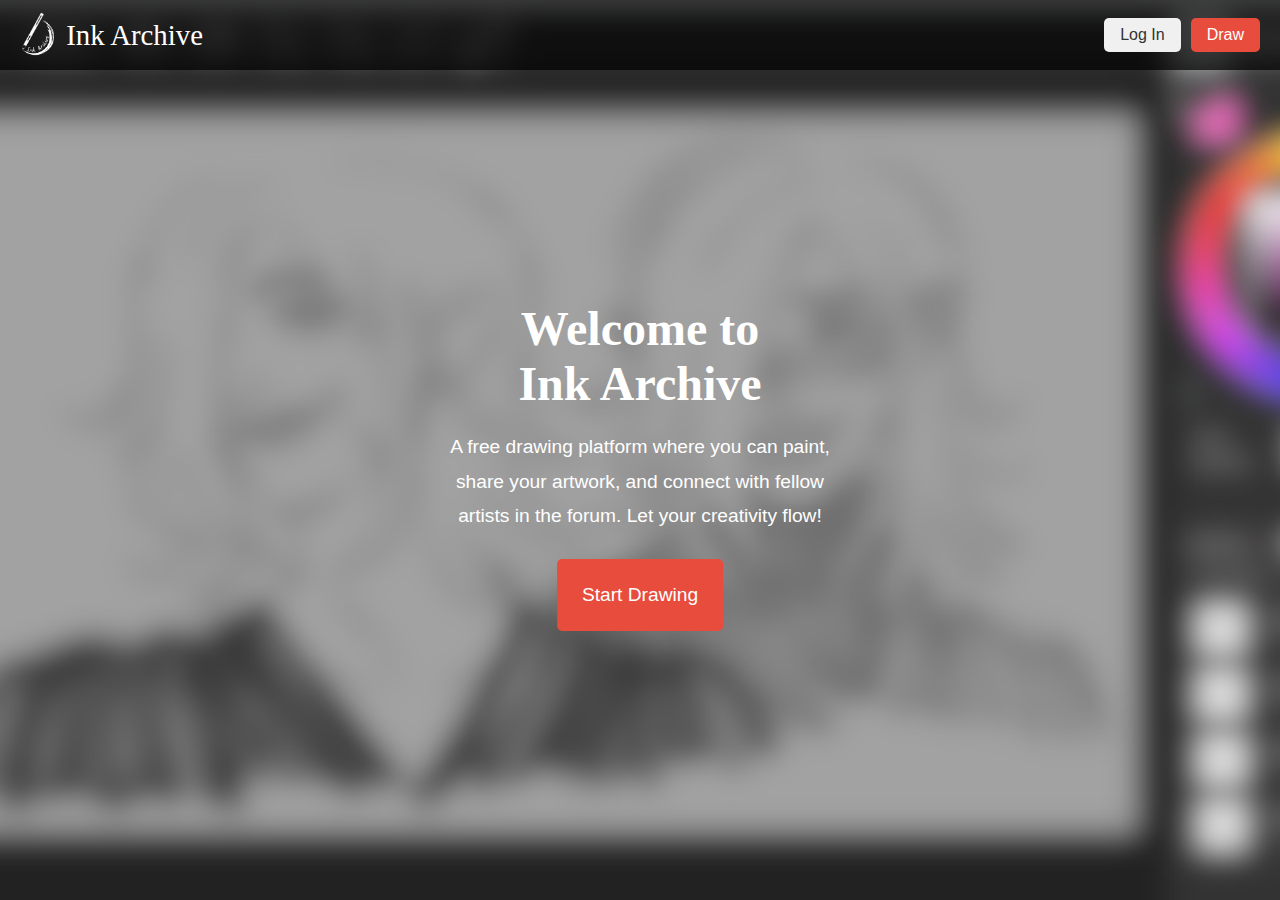
<file: index.html>
<!DOCTYPE html>
<html lang="en">
<head>
    <meta charset="UTF-8">
    <meta name="viewport" content="width=device-width, initial-scale=1.0">
    <title>Ink Archive</title>
    <link rel="stylesheet" href="styles/index.css">
</head>
<body>
    <div class="background" style="background: url('images/Startup\ page.png') no-repeat center center / cover;"></div>
    
    <header class="navbar">
        <div class="logo-container">
            <img src="images/logo.png" alt="Logo" class="logo">
            <span class="brand-name">Ink Archive</span>
        </div>
        <div class="nav-buttons">
            <button class="login-button">Log In</button>
            <button class="draw-button" onclick="startDrawing()">Draw</button>
        </div>
    </header>
    
    <main class="content">
        <div class="welcome-container">
            <h1>Welcome to <br>Ink Archive</h1>
            <p>A free drawing platform where you can paint, <br>share your artwork, and connect with fellow<br> artists in the forum. Let your creativity flow!</p>
            <button class="start-button" onclick="startDrawing()">Start Drawing</button>
        </div>
    </main>    
    
    <script src="scripts/index.js"></script>
</body>
</html>
</file>
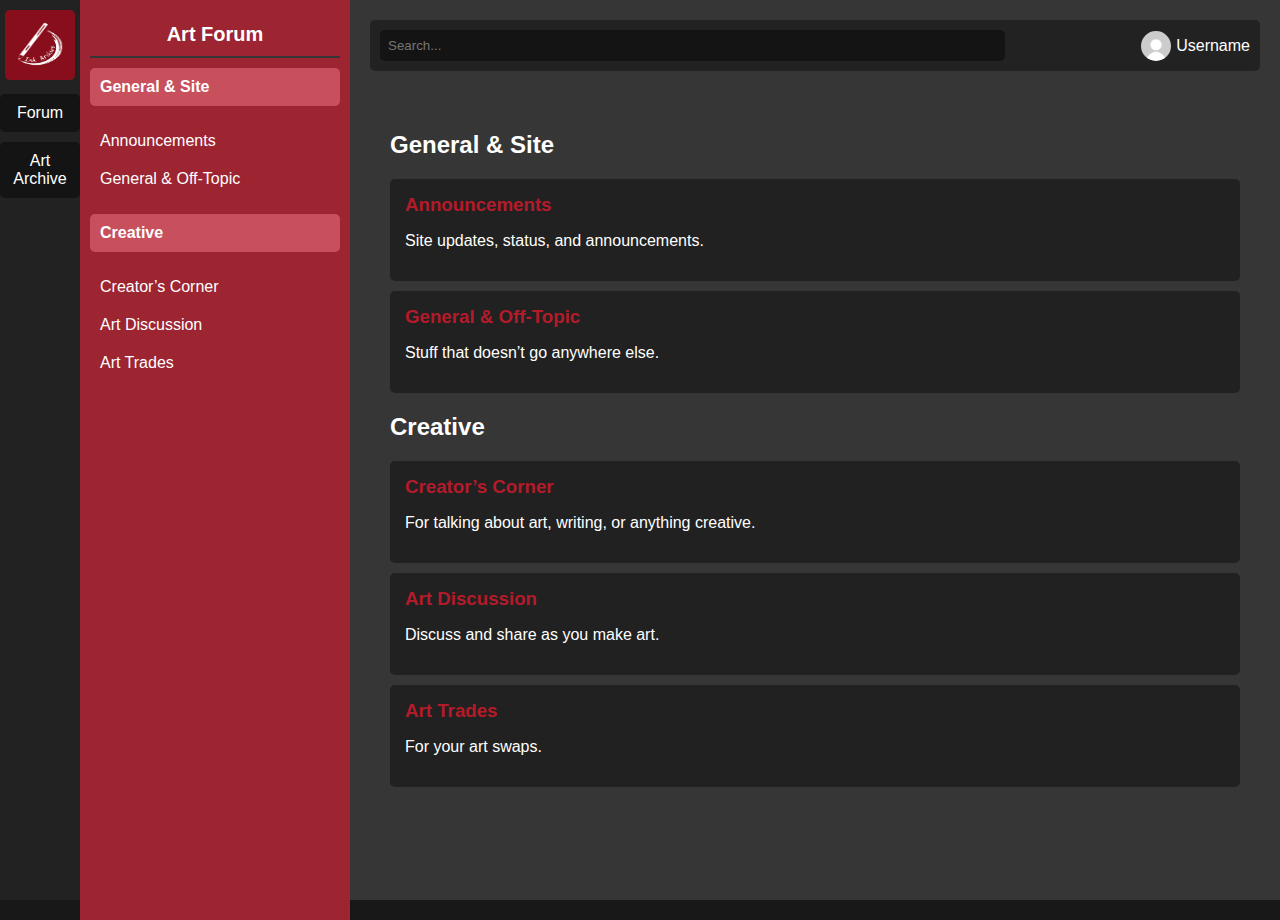
<file: forum.html>
<!DOCTYPE html>
<html lang="en">
<head>
    <meta charset="UTF-8">
    <meta name="viewport" content="width=device-width, initial-scale=1.0">
    <title>Art Forum</title>
    <link rel="stylesheet" href="styles/forum.css">
</head>
<body>
    <div class="container">
        <nav class="sidebar">
            <a href="index.html" class="logo"><img src="images/logo.png" alt="Logo"></a>
            <a href="#" class="nav-button">Forum</a>
            <a href="#" class="nav-button">Art Archive</a>
        </nav>

        <div class="left-panel">
            <h1 class="forum-title">Art Forum</h1>
            <div class="divider"></div>

            <div class="section-header">
                <span>General & Site</span>
            </div>
            <ul class="menu">
                <li>Announcements</li>
                <li>General & Off-Topic</li>
            </ul>

            <div class="section-header">
                <span>Creative</span>
            </div>
            <ul class="menu">
                <li>Creator’s Corner</li>
                <li>Art Discussion</li>
                <li>Art Trades</li>
            </ul>
        </div>

        <div class="main-content">
            <div class="top-bar">
                <input type="text" class="search-bar" placeholder="Search...">
                <div class="profile">
                    <img src="images/holderic.jpg" alt="Profile">
                    <span>Username</span>
                </div>
            </div>

            <div class="forum-section">
                <h2>General & Site</h2>
                <div class="forum-box">
                    <h3>Announcements</h3>
                    <p>Site updates, status, and announcements.</p>
                </div>

                <div class="forum-box">
                    <h3>General & Off-Topic</h3>
                    <p>Stuff that doesn’t go anywhere else.</p>
                </div>

                <h2>Creative</h2>
                <div class="forum-box">
                    <h3>Creator’s Corner</h3>
                    <p>For talking about art, writing, or anything creative.</p>
                </div>

                <div class="forum-box">
                    <h3>Art Discussion</h3>
                    <p>Discuss and share as you make art.</p>
                </div>

                <div class="forum-box">
                    <h3>Art Trades</h3>
                    <p>For your art swaps.</p>
                </div>
            </div>
        </div>
    </div>
</body>
</html>
</file>
<file: styles/index.css>
@import url('https://fonts.cdnfonts.com/css/lemon-tuesday');

body, html {
    margin: 0;
    padding: 0;
    width: 100%;
    height: 100%;
    font-family: 'Clear Sans', sans-serif;
    overflow: hidden;
    background-color: #333;
}

.background {
    position: fixed;
    top: 0;
    left: 0;
    width: 100%;
    height: 100%;
    z-index: -1;
    transform: translate(0, 0);
    transition: transform 0.1s ease-out;
}

.navbar {
    display: flex;
    justify-content: space-between;
    align-items: center;
    padding: 10px 20px;
    background: rgba(0, 0, 0, 0.7);
    color: white;
    font-family: 'Lemon Tuesday', cursive;
    position: relative;
    z-index: 1;
}

.logo-container {
    display: flex;
    align-items: center;
}

.logo {
    height: 50px;
    margin-right: 10px;
}

.brand-name {
    font-size: 1.8rem;
    font-family: 'Lemon Tuesday', cursive;
}

.nav-buttons {
    display: flex;
    gap: 10px;
}

.nav-buttons button {
    padding: 8px 16px;
    font-size: 1rem;
    border: none;
    cursor: pointer;
    border-radius: 5px;
    transition: background 0.3s ease, color 0.3s ease;
}

.login-button {
    background: #f0f0f0;
    color: #333;
}

.login-button:hover {
    background: #ddd;
}

.draw-button {
    background: #e74c3c;
    color: white;
}

.draw-button:hover {
    background: #c0392b;
}

.content {
    text-align: center;
    position: absolute;
    top: 50%;
    left: 50%;
    transform: translate(-50%, -50%);
    z-index: 1;
    color: white;
}

.welcome-container {
    padding: 20px 30px;
    border-radius: 20px;
    display: inline-block;
}

.content h1 {
    font-size: 3rem;
    font-family: 'Lemon Tuesday', cursive;
    margin-bottom: 15px;
}

.content p {
    font-size: 1.2rem;
    line-height: 1.8;
    margin-bottom: 25px;
    font-family: 'Clear Sans', sans-serif;
    white-space: pre-line;
}


.start-button {
    background: #e74c3c;
    color: white;
    padding: 25px 25px;
    border: none;
    border-radius: 5px;
    font-size: 1.2rem;
    cursor: pointer;
    transition: background 0.3s ease, transform 0.2s ease;
}

.start-button:hover {
    background: #c0392b;
    transform: scale(1.05);
}

body:hover .background {
    transition: none;
}

body {
    perspective: 1000px;
}

body:hover .background {
    transform: translate(calc(-1% + 0.03 * var(--mouse-x)), calc(-1% + 0.03 * var(--mouse-y)));
}
</file>
<file: styles/forum.css>
body {
    font-family: Arial, sans-serif;
    background-color: #181818;
    color: white;
    margin: 0;
    display: flex;
}

.container {
    display: flex;
    width: 100%;
    height: 100vh;
}

.sidebar {
    width: 80px;
    background-color: #222222;
    display: flex;
    flex-direction: column;
    align-items: center;
    padding-top: 10px;
}

.logo img {
    width: 50px;
    height: 50px;
    background-color: #890e1b;
    padding: 10px;
    border-radius: 5px;
}

.nav-button {
    width: 60px;
    padding: 10px;
    background-color: #141414;
    text-align: center;
    margin-top: 10px;
    color: white;
    text-decoration: none;
    border-radius: 5px;
}

.left-panel {
    width: 250px;
    background-color: #9d2431;
    padding: 10px;
    height: 100vh;
}

.forum-title {
    font-size: 20px;
    text-align: center;
    margin-bottom: 10px;
    font-weight: bold;
}

.divider {
    height: 2px;
    background-color: #363636;
    margin: 10px 0;
}

.section-header {
    background-color: #c84f5c;
    padding: 10px;
    font-weight: bold;
    border-radius: 5px;
    color: white;
}

.menu {
    list-style: none;
    padding: 0;
}

.menu li {
    padding: 10px;
    cursor: pointer;
    color: white;
    font-weight: normal;
}


.main-content {
    flex-grow: 1;
    padding: 20px;
    background-color: #363636;
}

.top-bar {
    display: flex;
    justify-content: space-between;
    align-items: center;
    background-color: #222;
    padding: 10px;
    border-radius: 5px;
    margin-bottom: 20px;
}

.search-bar {
    width: 70%;
    padding: 8px;
    border-radius: 5px;
    background-color: #141414;
    border: none;
    color: white;
}

.profile {
    display: flex;
    align-items: center;
}

.profile img {
    width: 30px;
    height: 30px;
    border-radius: 50%;
    margin-right: 5px;
}

.forum-section {
    padding: 20px;
}

.forum-box {
    background-color: #212121;
    padding: 15px;
    border-radius: 5px;
    margin-bottom: 10px;
    position: relative;
}

.forum-box h3 {
    color: #b41b2a;
    margin: 0;
}

.post-count {
    position: absolute;
    top: 10px;
    right: 10px;
    color: gray;
}
</file>
